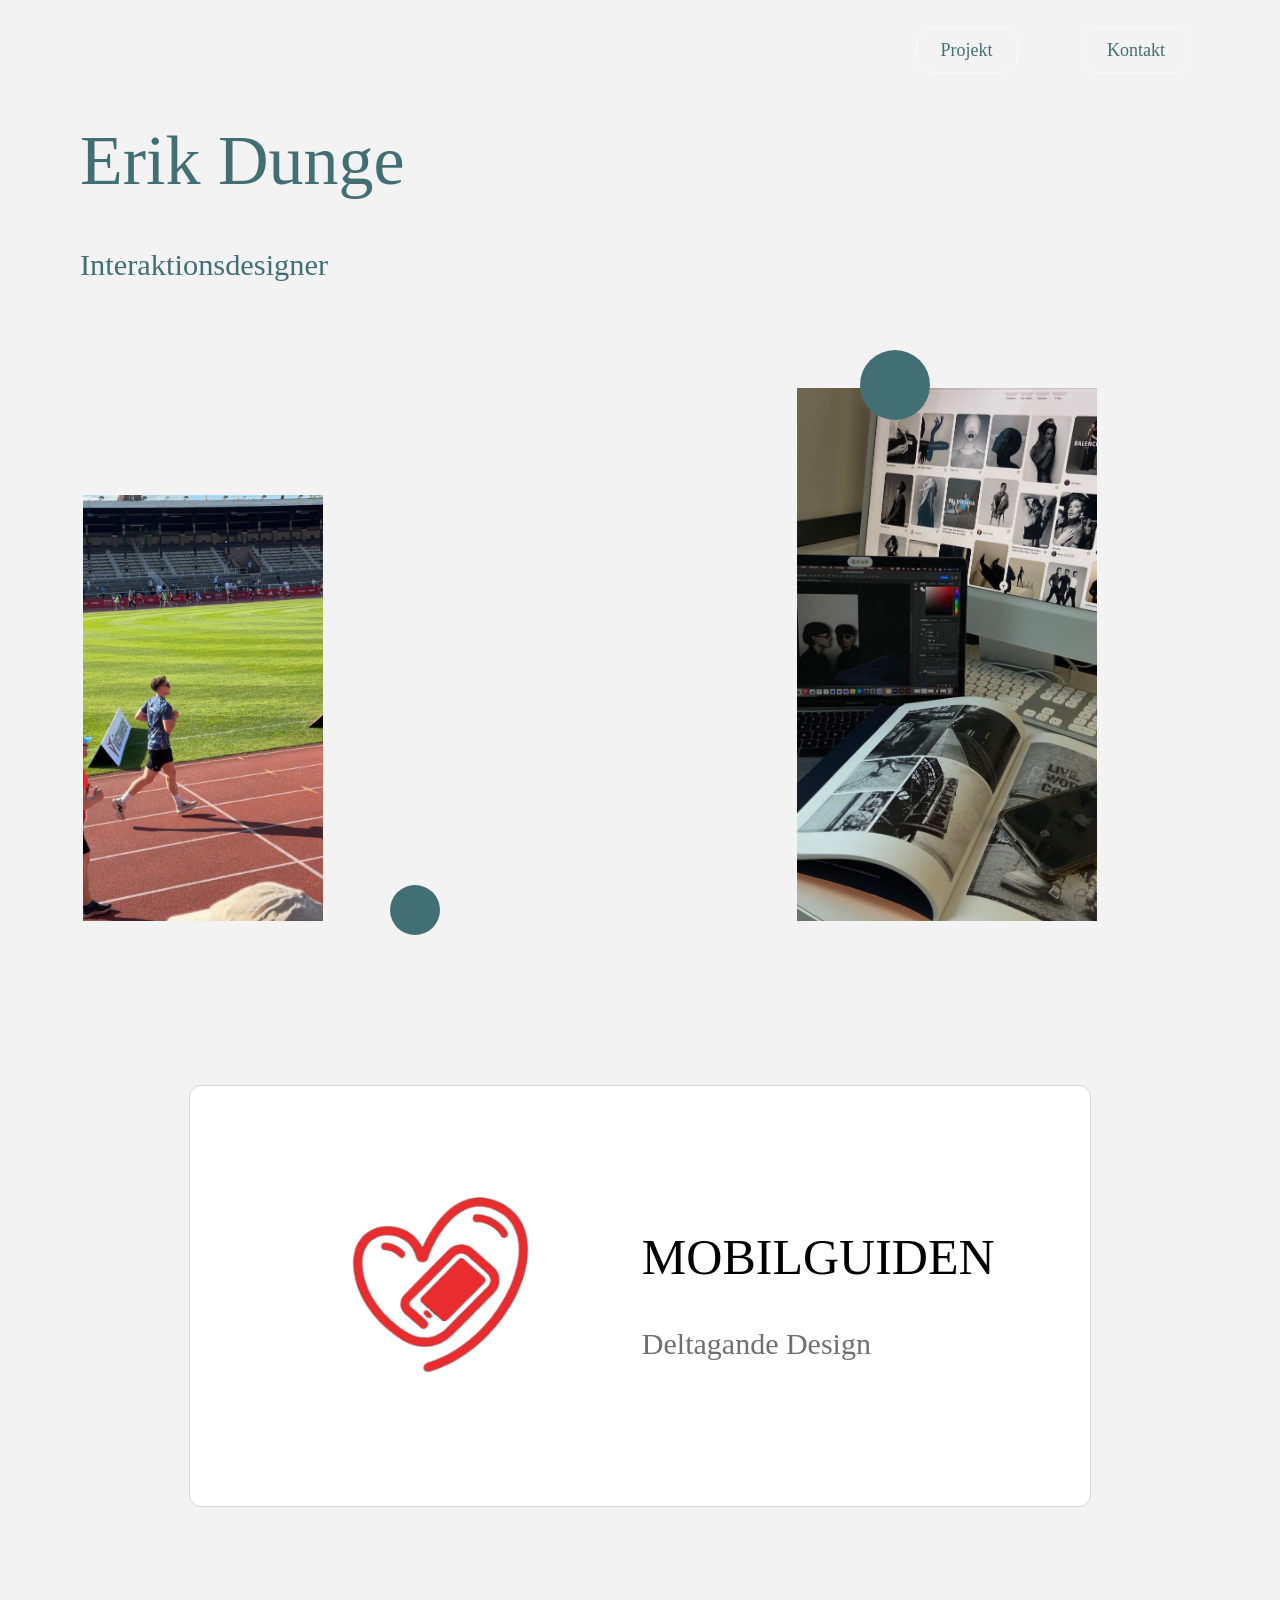
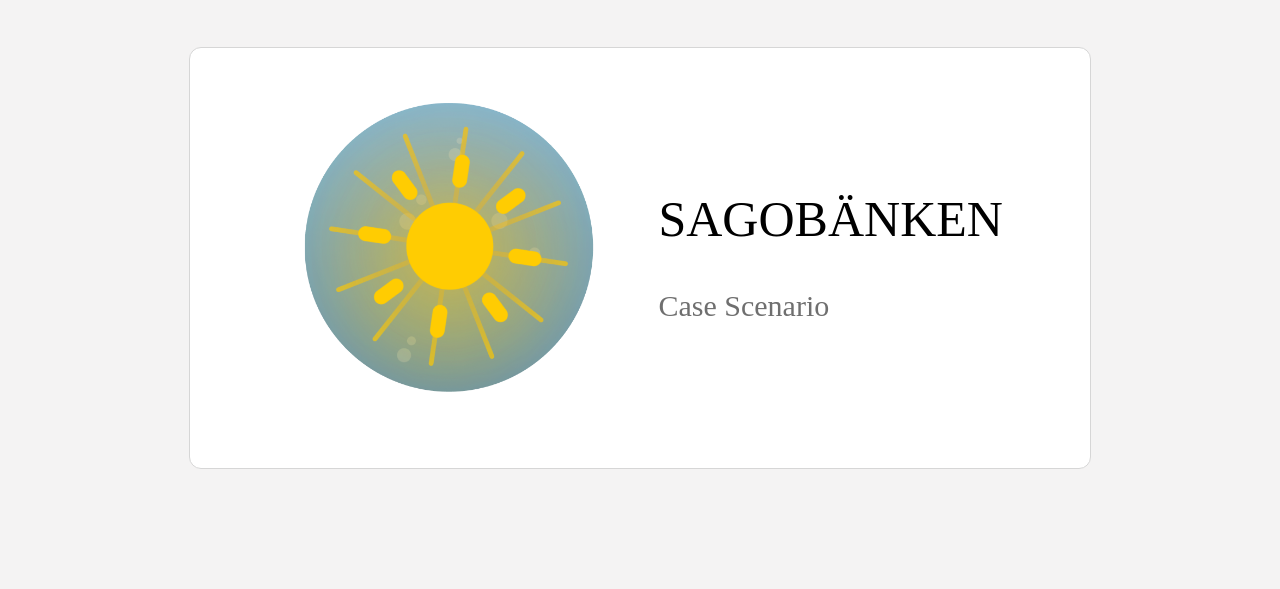
<file: index.html>
<!DOCTYPE html>
<html lang="sv">
<head>
    <meta charset="UTF-8">
    <meta name="viewport" content="width=device-width, initial-scale=1.0">
    <title>DungeDesign</title>
    <link rel="stylesheet" href="DungeDesign.css">
    <link href="https://fonts.googleapis.com/css2?family=Montserrat:wght@700&family=Open+Sans:wght@400&display=swap" rel="stylesheet">
</head>

<body>
    
    <header class="site-header"> 
        <div class="header-top">  
            <nav class="header-nav">
                <!-- Ändrat till #projekt för att scrolla ner på samma sida -->
                <a href="#projekt" class="header-btn">Projekt</a>
                <!-- <a href="#om-mig" class="header-btn">Om mig</a> -->
                <a href="kontakt.html" class="header-btn">Kontakt</a>
            </nav>
        </div>

        <div class="hero">
            <div class="hero-content">
                <h1 class="slide-fwd-center">Erik Dunge</h1>
                <h2 class="ingress">Interaktionsdesigner</h2>
                <img src="marathon.jpg" alt="Marathon bilden" class="marathonBilden">
                <img src="graphicdesign.jpeg" alt="Design bilden" class="designBilden">
                <div class="cirkel"></div>
                <div class="cirkel1"></div>
            </div>
        </div>
    </header>

    <main>
        <!-- Lagt till id="projekt" och scroll-marginal för snygg scroll -->
        <section id="projekt" class="projects">
            <article class="project">
                <a href="mobilguiden.html">
                    <img src="mobilguiden.png" alt="MobilGuiden app" class="project-img">
                    <div class="project-text">
                        <h2>MOBILGUIDEN</h2>
                        <p>Deltagande Design</p>
                    </div>
                </a>
            </article>
          
            <article class="project">
                <a href="sagobanken.html">
                    <img src="sagobankenstart.png" alt="SagoBänken app" class="project-img">
                    <div class="project-text">
                        <h2>SAGOBÄNKEN</h2>
                        <p>Case Scenario</p>
                    </div>
                </a>
            </article>

            <!-- <article class="project">
                <a href="#">
                    <img src="balticseawatch.png" alt="Baltic Sea app" class="project-img">
                    <div class="project-text">
                        <h2>SEAWATCH</h2>
                        <p>Design Hackathon</p>
                    </div>
                </a>
            </article> -->
        </section>
    </main>

</body>
</html>
</file>
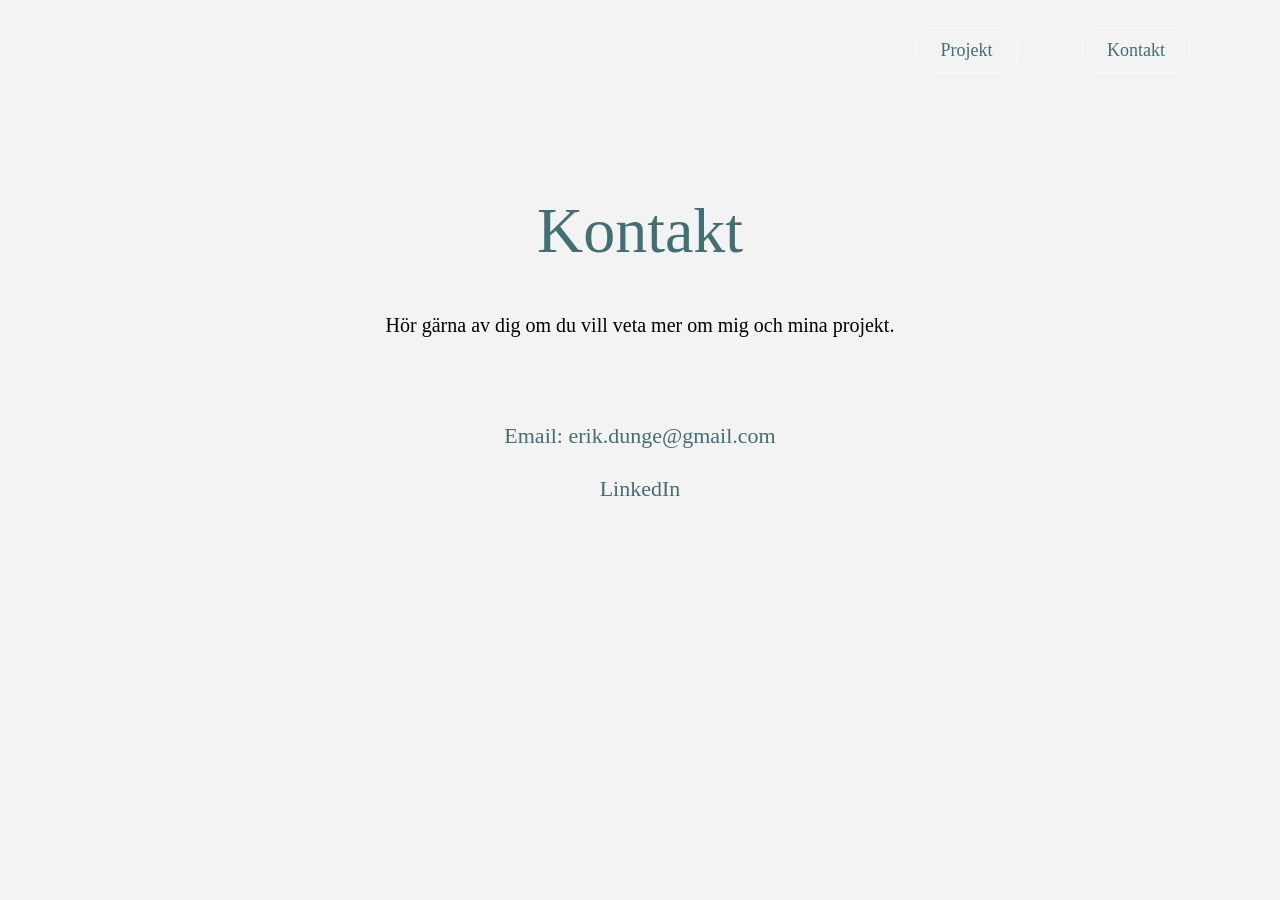
<file: kontakt.html>
<!DOCTYPE html>
<html lang="sv">

<head>
    <meta charset="UTF-8">
    <meta name="viewport" content="width=device-width, initial-scale=1.0">

    <title>Kontakt</title>

    <link rel="stylesheet" href="DungeDesign.css">
</head>

<body class="kontakt-page">

    <header class="site-header"> 
        <div class="header-top">  
            <nav class="header-nav">
                <a href="index.html" class="header-btn">Projekt</a>
                <!-- <a href="index.html#om-mig" class="header-btn">Om mig</a> -->
                <a href="kontakt.html" class="header-btn">Kontakt</a>
            </nav>
        </div>
    </div>
    </header>

    <section class="contact-section">

        <h1>Kontakt</h1>

        <p>
            Hör gärna av dig om du vill veta mer om mig och mina projekt.
        </p>

        <div class="contact-info">

            <p><a href="mailto:erik.dunge@gmail.com" class="contact-link">Email: erik.dunge@gmail.com</a></p>
            <p><a href="https://www.linkedin.com/in/erik-dunge-232bba29b/" class="contact-link" target="_blank" rel="noopener">LinkedIn</a></p>

        </div>

    </section>

</body>

</html>
</file>
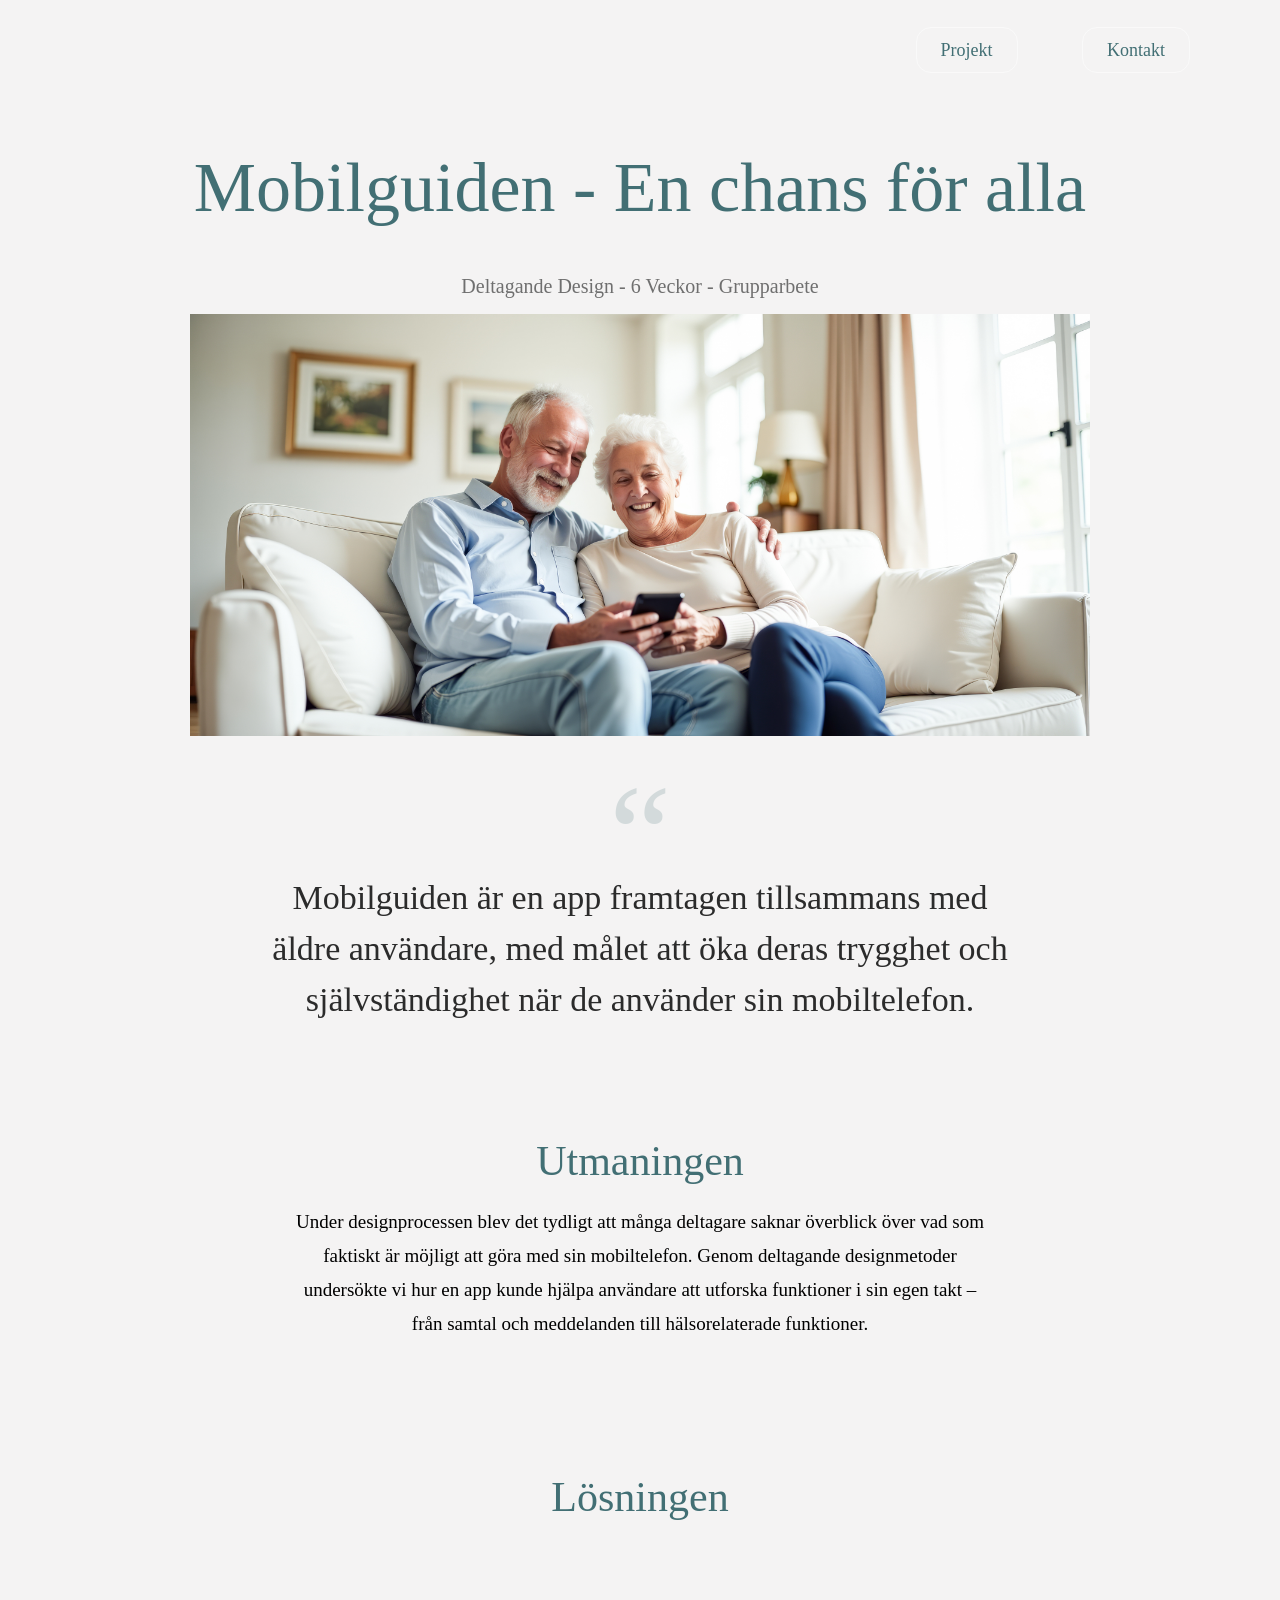
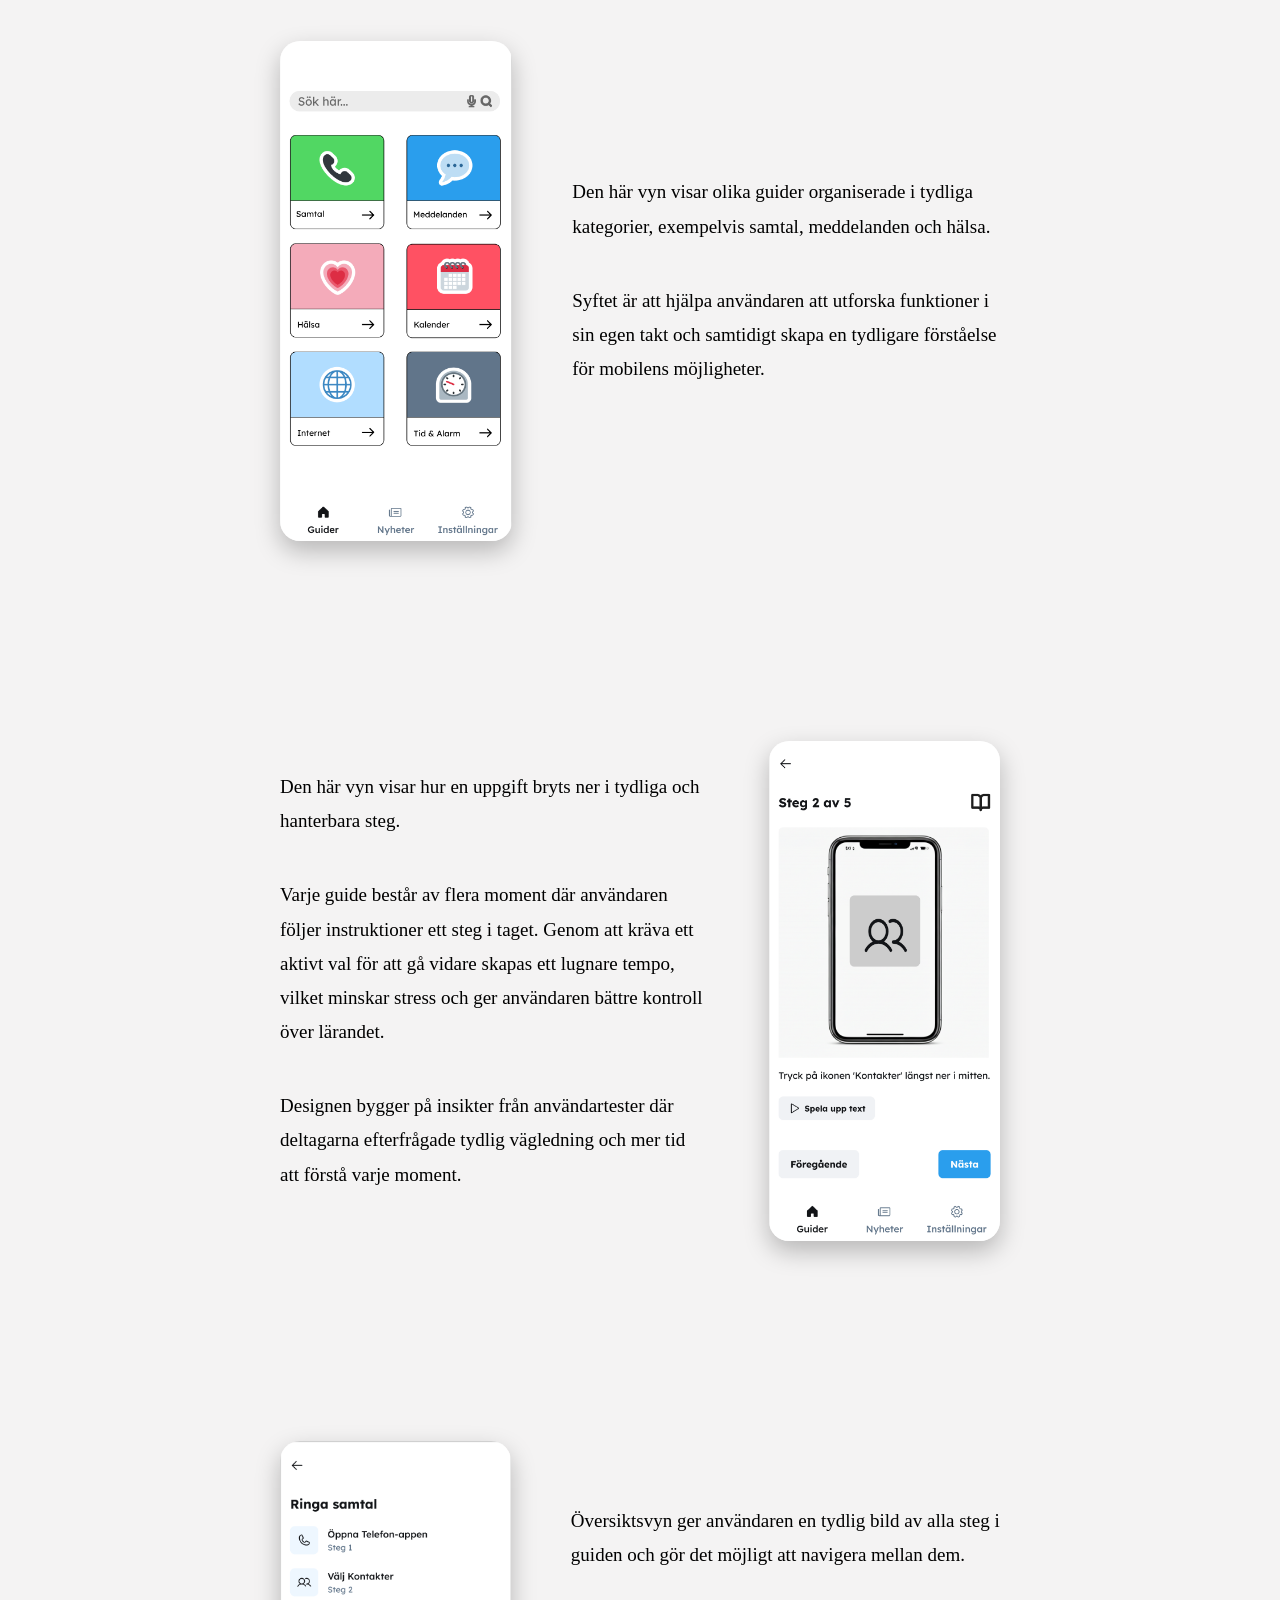
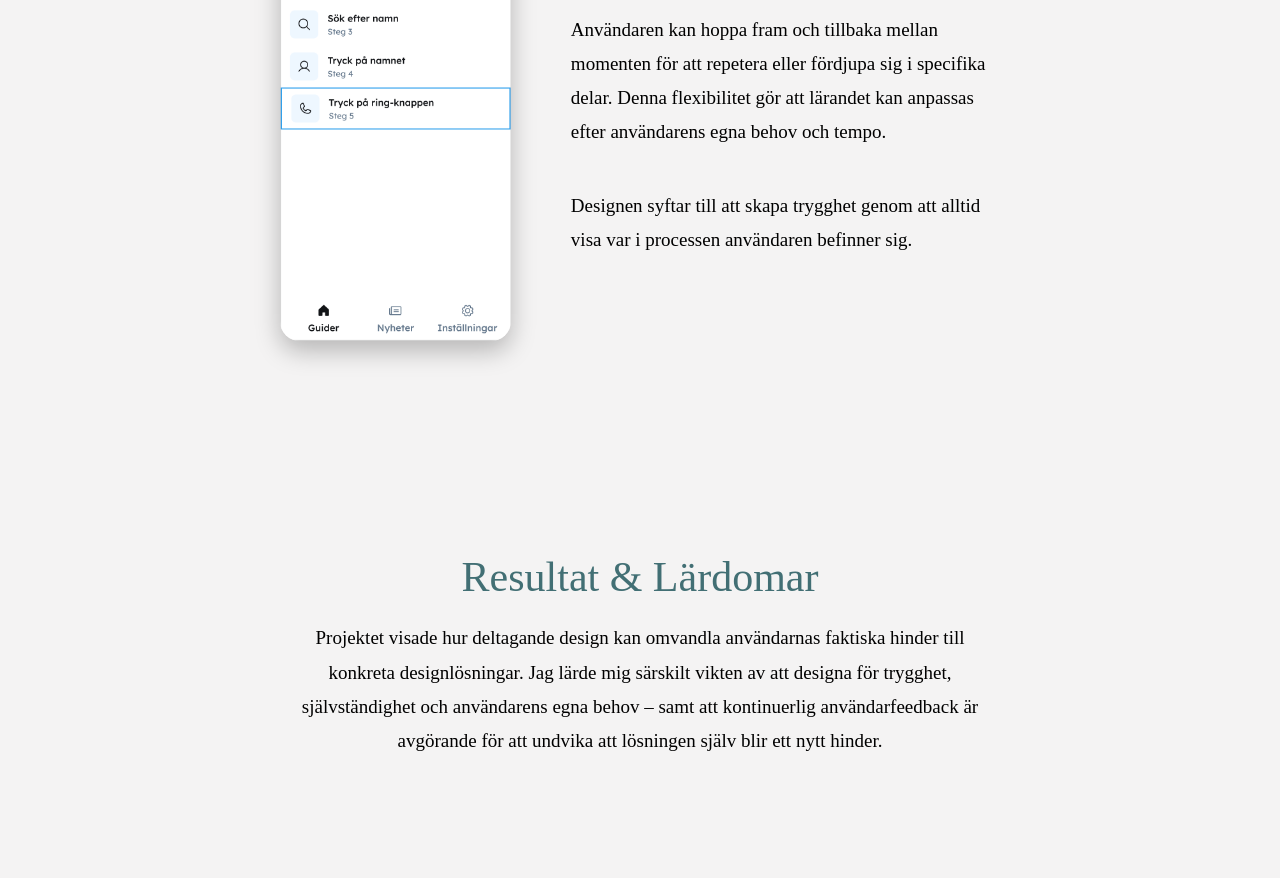
<file: mobilguiden.html>
<!DOCTYPE html>
<head>
    <meta charset="UTF-8">
  <title>Sida 2</title>
  <link rel="stylesheet" href="DungeDesign.css">
  <style>
    body {
      background-color: #f4f3f3;
    }
  </style>
</head>
<body>
    <header class="site-header"> 
        <div class="header-top">  
            <nav class="header-nav">
                <a href="index.html" class="header-btn">Projekt</a>
                <!-- <a href="index.html#om-mig" class="header-btn">Om mig</a> -->
                <a href="kontakt.html" class="header-btn">Kontakt</a>
            </nav>
        </div>
    </header>
 
  <h1 class="rubrikMobilguiden">Mobilguiden - En chans för alla</h1>
  <h2 class="underrubrikMobilguiden">Deltagande Design - 6 Veckor - Grupparbete</h2>
  <img src="mobilguiden_bild.jpeg" alt="Mobilguiden pensionär bild" class="pensionarBilden">
 
  <!-- INTRO -->
  <section class="case-sektion case-intro">
    <p class="intro-quote">
      Mobilguiden är en app framtagen tillsammans med äldre användare, med målet att
      öka deras trygghet och självständighet när de använder sin mobiltelefon.
    </p>
  </section>
 
  <!-- UTMANINGEN -->
  <section class="case-sektion">
    <h3 class="sektion-rubrik">Utmaningen</h3>
    <div class="case-text">
      <p>
        Under designprocessen blev det tydligt att många deltagare saknar överblick
        över vad som faktiskt är möjligt att göra med sin mobiltelefon. Genom
        deltagande designmetoder undersökte vi hur en app kunde hjälpa användare att
        utforska funktioner i sin egen takt – från samtal och meddelanden till
        hälsorelaterade funktioner.
      </p>
    </div>
  </section>
 
  <!-- LÖSNINGEN -->
  <section class="case-sektion">
    <h3 class="sektion-rubrik">Lösningen</h3>
 
    <div class="MG-projektinfo1">
        <img src="mobilguidenbild1.png" alt="Mobilguiden vy 1" class="vy1mbGuiden">
        <div class="MGvy1text">
            <p>
                Den här vyn visar olika guider organiserade i tydliga kategorier,
                exempelvis samtal, meddelanden och hälsa.
            </p>
            <p>
                Syftet är att hjälpa användaren att utforska funktioner i sin egen takt
                och samtidigt skapa en tydligare förståelse för mobilens möjligheter.
            </p>
        </div>
    </div>
 
    <div class="MG-projektinfo1">
        <div class="MGvy1text">
            <p>
                Den här vyn visar hur en uppgift bryts ner i tydliga och hanterbara steg.
            </p>
            <p>
                Varje guide består av flera moment där användaren följer instruktioner
                ett steg i taget. Genom att kräva ett aktivt val för att gå vidare skapas
                ett lugnare tempo, vilket minskar stress och ger användaren bättre
                kontroll över lärandet.
            </p>
            <p>
                Designen bygger på insikter från användartester där deltagarna
                efterfrågade tydlig vägledning och mer tid att förstå varje moment.
            </p>
        </div>
        <img src="MGvy2.png" alt="MobilGuiden vy 2" class="vy1mbGuiden">
    </div>
 
    <div class="MG-projektinfo1">
        <img src="MGvy3.png" alt="Mobilguiden vy 3" class="vy1mbGuiden">
        <div class="MGvy1text">
            <p>
                Översiktsvyn ger användaren en tydlig bild av alla steg i guiden och gör
                det möjligt att navigera mellan dem.
            </p>
            <p>
                Användaren kan hoppa fram och tillbaka mellan momenten för att repetera
                eller fördjupa sig i specifika delar. Denna flexibilitet gör att lärandet
                kan anpassas efter användarens egna behov och tempo.
            </p>
            <p>
                Designen syftar till att skapa trygghet genom att alltid visa var i
                processen användaren befinner sig.
            </p>
        </div>
    </div>
  </section>
 
  <!-- RESULTAT & LÄRDOMAR -->
  <section class="case-sektion">
    <h3 class="sektion-rubrik">Resultat &amp; Lärdomar</h3>
    <div class="case-text">
      <p>
        Projektet visade hur deltagande design kan omvandla användarnas faktiska hinder till konkreta designlösningar. Jag lärde mig särskilt vikten av att designa för trygghet, självständighet och användarens egna behov – samt att kontinuerlig användarfeedback är avgörande för att undvika att lösningen själv blir ett nytt hinder.
      </p>
    </div>
  </section>
 
 
</body>
</html>
</file>
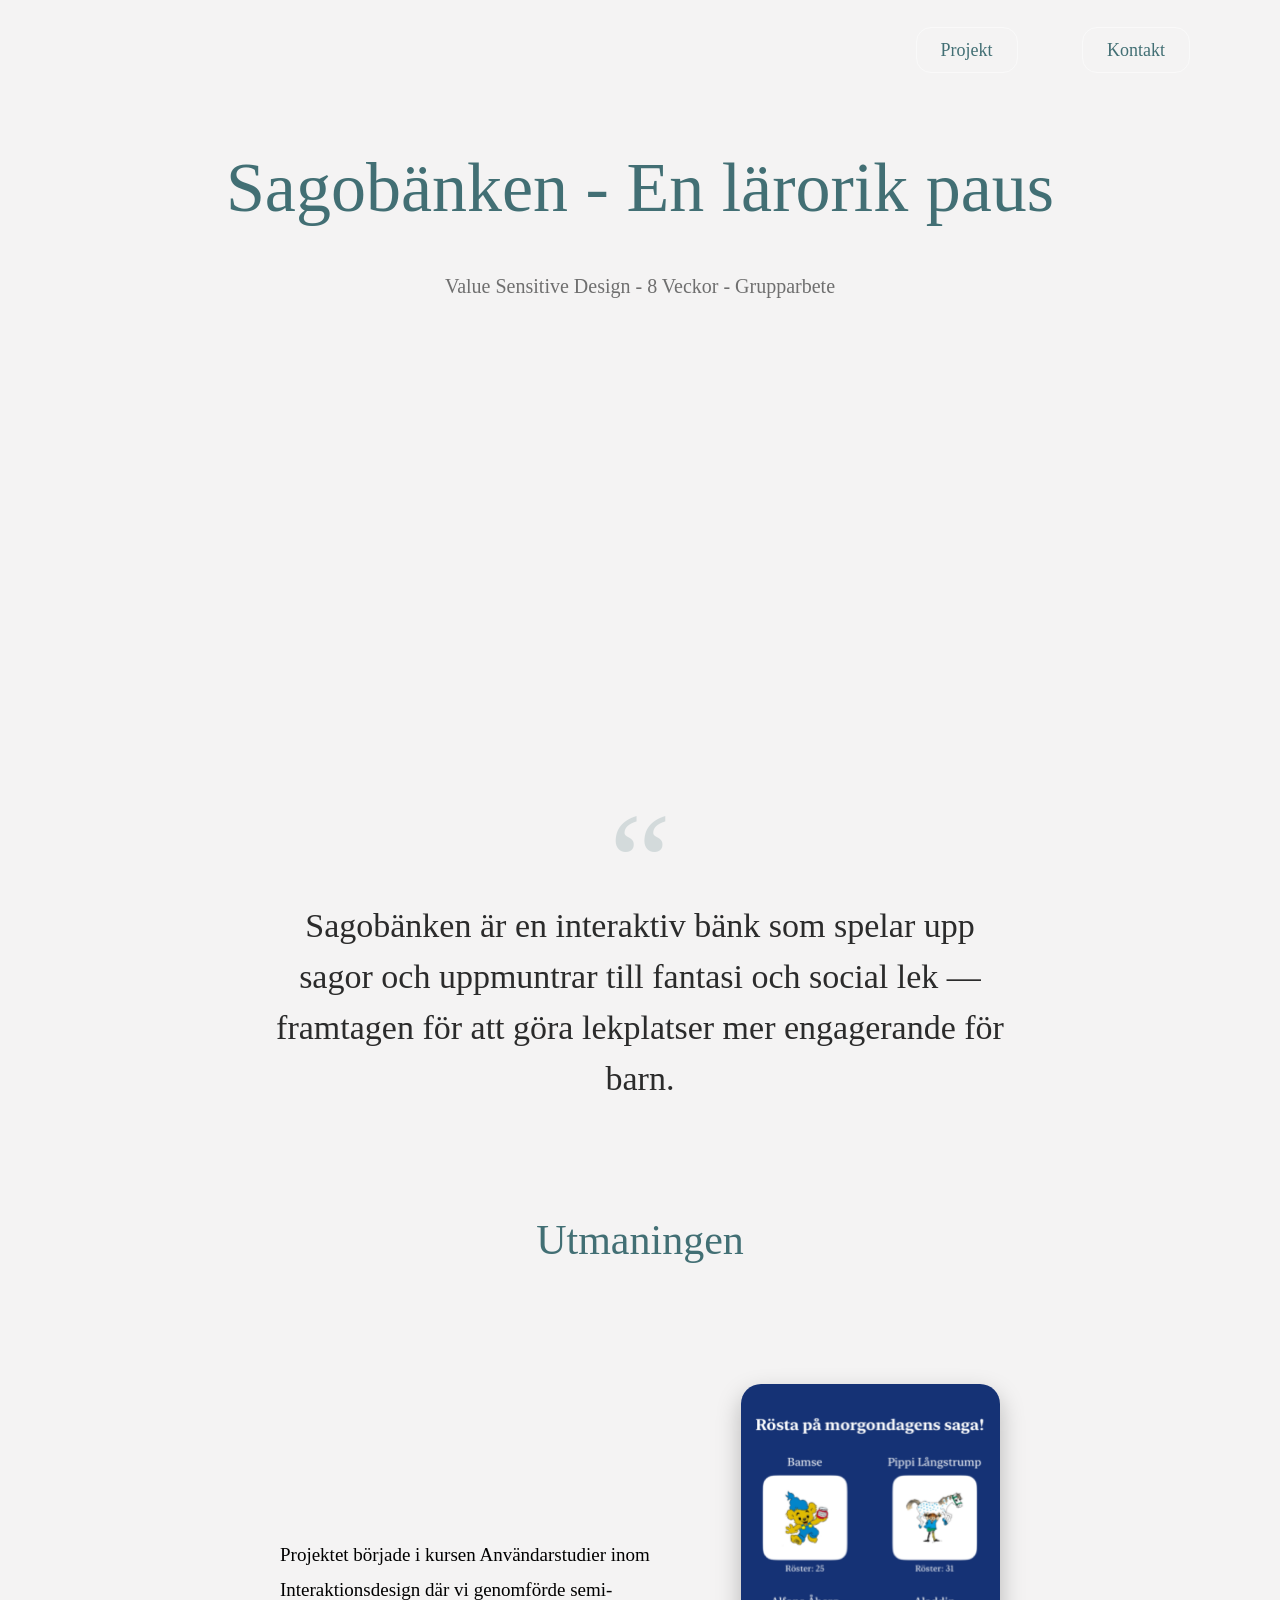
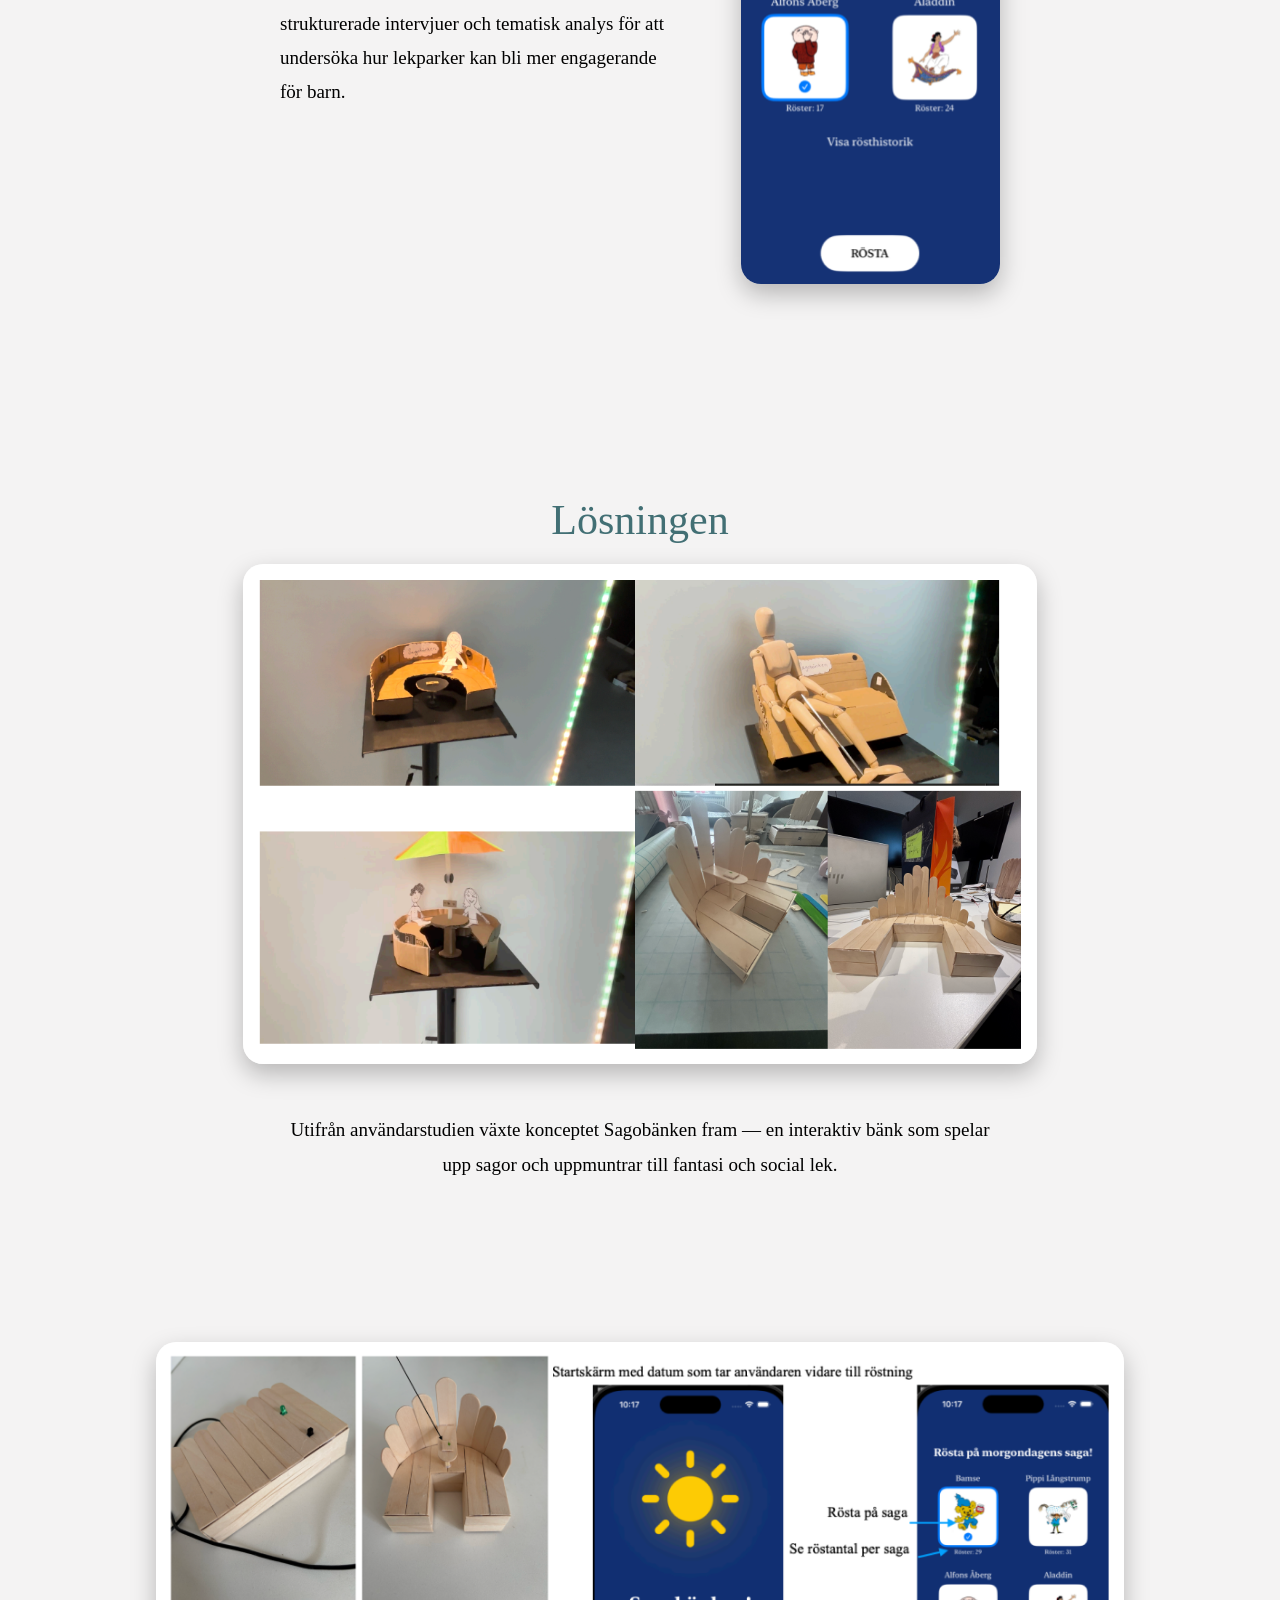
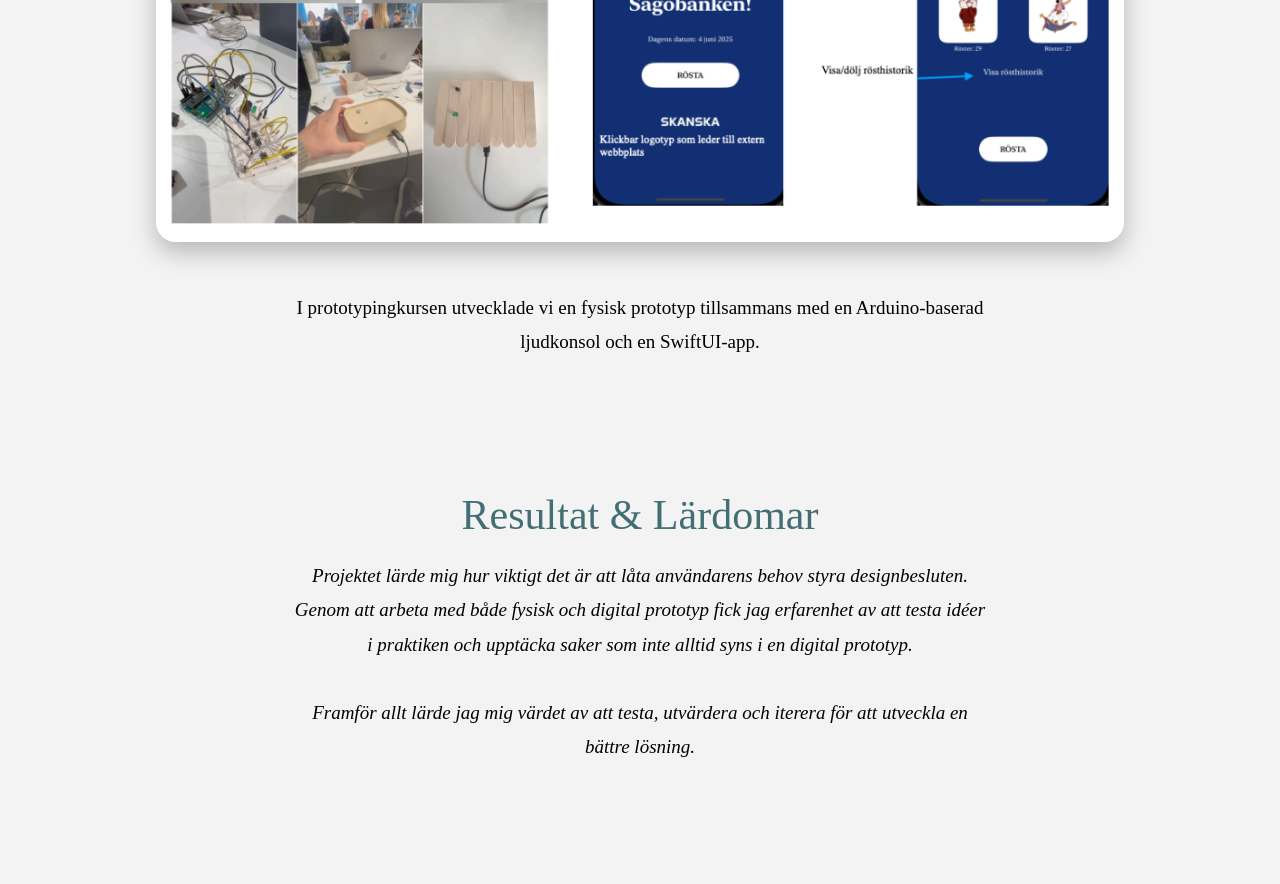
<file: sagobanken.html>
<!DOCTYPE html>
<head>
    <meta charset="UTF-8">
  <title>Sida 2</title>
  <link rel="stylesheet" href="DungeDesign.css">
  <style>
    body {
      background-color: #f4f3f3;
    }
  </style>
</head>
<body>
    <header class="site-header"> 
        <div class="header-top">  
            <nav class="header-nav">
                <a href="index.html" class="header-btn">Projekt</a>
                <!-- <a href="index.html#om-mig" class="header-btn">Om mig</a> -->
                <a href="kontakt.html" class="header-btn">Kontakt</a>
            </nav>
        </div>
    </header>

  <h1 class="rubrikMobilguiden">Sagobänken - En lärorik paus</h1>
  <h2 class="underrubrikSagobanken">Value Sensitive Design - 8 Veckor - Grupparbete</h2>

  <video autoplay muted loop playsinline class="pensionarBilden">
      <source src="sagobankenVideo.mp4" type="video/mp4">
  </video>

  <!-- INTRO -->
  <section class="case-sektion case-intro">
    <p class="intro-quote">
      Sagobänken är en interaktiv bänk som spelar upp sagor och uppmuntrar till
      fantasi och social lek — framtagen för att göra lekplatser mer engagerande
      för barn. 
    </p>
  </section>

  <!-- UTMANINGEN -->
  <section class="case-sektion">
    <h3 class="sektion-rubrik">Utmaningen</h3>

    <div class="MG-projektinfo1">
        <div class="MGvy1text">
            <p>
                Projektet började i kursen Användarstudier inom Interaktionsdesign där
                vi genomförde semi-strukturerade intervjuer och tematisk analys för att
                undersöka hur lekparker kan bli mer engagerande för barn.
            </p>
        </div>
        <img src="SBvy2.png" alt="Sagobänken vy 2" class="vy1mbGuiden">
    </div>
  </section>

  <!-- LÖSNINGEN -->
  <section class="case-sektion">
    <h3 class="sektion-rubrik">Lösningen</h3>

    <div class="case-stack">
        <img src="SBskisser.png" alt="SB skisser" class="vy1mbGuiden">
        <div class="case-text">
            <p>
                Utifrån användarstudien växte konceptet Sagobänken fram — en interaktiv
                bänk som spelar upp sagor och uppmuntrar till fantasi och social lek.
            </p>
        </div>
    </div>

    <div class="case-stack">
        <img src="SBarduino.png" alt="SB Arduino" class="vy1mbGuiden">
        <div class="case-text">
            <p>
                I prototypingkursen utvecklade vi en fysisk prototyp tillsammans med en
                Arduino-baserad ljudkonsol och en SwiftUI-app.
            </p>
        </div>
    </div>
  </section>

  <!-- RESULTAT & LÄRDOMAR -->
  <section class="case-sektion">
    <h3 class="sektion-rubrik">Resultat &amp; Lärdomar</h3>
    <div class="case-text">
      <p class="placeholder">
        Projektet lärde mig hur viktigt det är att låta användarens behov styra designbesluten. 
        Genom att arbeta med både fysisk och digital prototyp fick jag erfarenhet av att testa idéer i praktiken och upptäcka saker som inte alltid syns i en digital prototyp.<br> <br>
        Framför allt lärde jag mig värdet av att testa, utvärdera och iterera för att utveckla en bättre lösning.
      </p>
    </div>
  </section>

</body>
</html>
</file>
<file: DungeDesign.css>
html, body {
    margin: 0;
    padding: 0;
    
}

html {
    scroll-behavior: smooth;
}

#projekt {
    scroll-margin-top: 40px; /* Anpassa utrymmet ovanför när man klickar på Projekt */
}

.site-header {
    position: relative;
    background-color: #f4f3f3;  
    padding: 10px 0px 40px;
    text-align: center;
    perspective: 800px;
    width: 100%;
    
    
}

.header-top {
    display: flex;
    align-items: center;       /* centrerar vertikalt */
    justify-content: flex-start; /* logga till vänster, knappar till höger */
    padding-top: 30px; /* 👈 flyttar ner knapparna */
    padding-right: 90px; /* valfritt, lite luft från kanten */
}

.header-nav {
    margin-left: auto; /* pushar knapparna åt höger */
    font-family: 'DM Serif Display', serif;
    font-weight: 300; /* bold */
    font-size: 18px;  /* ändra här för större/mindre rubrik */
}
  
.header-nav a {
    margin-left: 60px;        /* mellanrum mellan knappar */
    text-decoration: none;
    color: #426f74;
    padding: 12px 24px;
    border-radius: 15px;
    border: 1px solid rgba(255, 255, 255, 0.477); /* 👈 NY */
    transition: background 0.2s ease, color 0.2s ease, border 0.2s ease;
}
  
.header-nav a:hover {
    background-color: #426f74;
    color: #f4f3f3;
    border-color: #426f74;
}

h1 {
    font-family: 'DM Serif Display', serif;
    font-weight: 70; /* bold */
    font-size: 70px;  /* ändra här för större/mindre rubrik */
    color: #426f74;
    text-align: center;
}

h2 {
    font-family: 'DM Serif Display', serif;
    font-weight: 300;
    font-size: 50px;  /* exempel på H2-storlek */
    color: #000000;
    text-align: center; 
}

.site-header h1 {
    margin-top: 1px;
    text-align: left;
    
}

.ingress {
    font-size: 1.9rem;
    max-width: 700px;
    text-align: left;
    color: #426f74;
}


p {
    font-family: 'DM Serif Display', serif;
    font-weight: 10;
    font-size: 30px;  /* exempel på H2-storlek */
    color: #6f6f6f;
}

.projects {
    display: flex;
    flex-direction: column;
    gap: 140px;
    padding: 120px;
    background-color: #f4f3f3;
    align-items: center;
}

.project {
    width: 900px;        /* samma bredd på alla */
    min-height: 420px;    /* samma minsta höjd på alla */
    border: 1px solid #d6d6d6;
    border-radius: 12px;
    transition: transform 0.25s ease, box-shadow 0.25s ease;
    background-color: #ffffff;
}

  .project a {
    display: flex;
    align-items: center;
    gap: 50px;
    padding: 50px 100px;
    flex-direction: row;
    text-decoration: none;
    color: inherit;
    text-align: left;
    height: 100%;
}

.project a p {
    text-align: left; /* centrera texten */    
}

.project:hover {
    transform: translateY(-6px);
    box-shadow: 0 12px 30px rgba(0,0,0,0.15);
    cursor: pointer;
}

.project a:focus {
    /* outline: 2px solid black; */
    outline-offset: 4px;
}

.project-img {
    width: 500px;       /* fyller kortets bredd */
    height: 300px;      /* behåller proportionerna */
    border-radius: 5px; /* rundade hörn om du vill */
    margin-bottom: 5px; /* luft mellan bild och text */
    display: block;    /* tar bort inline-gap */
    object-fit: contain; /* ser till att bilden fyller ytan snyggt */
    margin-right: 1px;  
}

.project-text {
    text-align: left;
    padding: 0;
    
}

.hero-content {
    max-width: 120000px;
    /* Vertikal placering i hero */
    margin-top: 60px;  /* flyttar H1 ned från toppen, justera som du vill */
    padding: 0 80px;   /* lite luft på sidorna */
    box-sizing: border-box;
}

.hero-content1 {
    max-width: 800px;
    /* Vertikal placering i hero */
    text-align: center;
    align-items: center;
    justify-content: center;
    display: flex;

}

.marathonBilden {
    width: 240px;
    height: auto;
    margin-right: 470px;
    margin-top: 40px;
}

.designBilden {
    width: 300px;
    height: auto;
    margin-right: 100px;
    margin-top: 80px;

}

.cirkel {
    width: 50px;
    height: 50px;
    background-color: #426f74;
    border-radius: 50%;
  
    position: absolute;
    top: 885px;
    left: 390px;
  }

  .cirkel1 {
    width: 70px;
    height: 70px;
    background-color: #426f74;
    border-radius: 50%;
  
    position: absolute;
    top: 350px;
    left: 860px;
  }

.pensionarBilden {
    width: 900px;
    height: auto;
    display: block;
    margin: 0 auto;

}

.rubrikMobilguiden {
    font-family: 'DM Serif Display', serif;
    font-weight: 70; /* bold */
    font-size: 70px;  /* ändra här för större/mindre rubrik */
    color: #426f74;
    text-align: center;
}

.rubrikSagobanken {
        font-family: 'DM Serif Display', serif;
        font-weight: 70; /* bold */
        font-size: 70px;  /* ändra här för större/mindre rubrik */
        color: #426f74;
        text-align: center;
}

.underrubrikMobilguiden {
    font-family: 'DM Serif Display', serif;
    font-weight: 300;
    font-size: 20px;  /* exempel på H2-storlek */
    color: #6f6f6f;
    text-align: center; 
}

.underrubrikSagobanken {
    font-family: 'DM Serif Display', serif;
    font-weight: 300;
    font-size: 20px;  /* exempel på H2-storlek */
    color: #6f6f6f;
    text-align: center; 
}

.vy1mbGuiden {
    height: 500px;
    width: auto;
    border-radius: 20px;
    box-shadow: 0 10px 25px rgba(0,0,0,0.25);
}

.case-stack {
    display: flex;
    flex-direction: column;
    align-items: center;
    gap: 30px;
    margin-bottom: 140px;
}

.case-stack:last-of-type {
    margin-bottom: 0;
}

.MG-projektinfo1 {
    display: flex;
    align-items: center;
    gap: 60px;
    justify-content: center;
    padding: 100px 10%;

}

.MGvy1text {
    max-width: 500px;
}

.MGvy1text p {
    font-family: 'DM Serif Display', serif;
    font-size: 19px;
    font-weight: 400;
    margin-bottom: 40px;
    line-height: 1.8;

    color: #000000;
}

.kontakt-page {
    background-color: #f4f3f3;
    font-family: Arial, sans-serif;
}

/* HELA SEKTIONEN */
.contact-section {

    display: flex;
    flex-direction: column;

    justify-content: center;
    align-items: center;

    text-align: center;

    padding: 40px;
}

/* RUBRIK */
.contact-section h1 {
    font-size: 64px;

    margin-bottom: 20px;
}

/* BESKRIVNING */
.contact-section p {
    font-size: 20px;

    color: #000000;

    line-height: 1.7;
}

/* KONTAKTINFO */
.contact-info {
    margin-top: 40px;
}

.contact-info p {
    margin: 15px 0;
}

.contact-link {
    font-family: 'DM Serif Display', serif;
    font-size: 22px;
    color: #426f74;
    text-decoration: none;
    border-bottom: 1px solid transparent;
    transition: border-color 0.2s ease;
}

.contact-link:hover {
    border-color: #426f74;
}

/* OM MIG */
#om-mig {
    scroll-margin-top: 40px;
}

.om-mig {
    max-width: 700px;
    margin: 0 auto;
    padding: 100px 40px 20px;
    background-color: #f4f3f3;
    text-align: left;
}

.om-mig-rubrik {
    font-family: 'DM Serif Display', serif;
    font-weight: 300;
    font-size: 46px;
    color: #426f74;
    text-align: left;
    margin-bottom: 20px;
}

.om-mig p {
    font-family: 'DM Serif Display', serif;
    font-size: 18px;
    font-weight: 400;
    line-height: 1.8;
    color: #000000;
    margin-bottom: 24px;
}

.case-intro {
    padding-top: 90px;
}

.intro-quote {
    font-family: 'DM Serif Display', serif;
    font-size: 34px;
    font-weight: 400;
    line-height: 1.5;
    color: #2b2b2b;
    text-align: center;
    max-width: 750px;
    margin: 0 auto;
    position: relative;
}

.intro-quote::before {
    content: "\201C";
    display: block;
    font-family: 'DM Serif Display', serif;
    font-size: 140px;
    color: #426f74;
    opacity: 0.18;
    line-height: 0.4;
    margin-bottom: 10px;
}

/* CASE STUDY-SEKTIONER (mobilguiden.html, sagobanken.html) */
.case-sektion {
    max-width: 900px;
    margin: 0 auto;
    padding: 70px 10% 0;
}

.case-sektion:last-of-type {
    padding-bottom: 100px;
}

.sektion-rubrik {
    font-family: 'DM Serif Display', serif;
    font-weight: 300;
    font-size: 42px;
    color: #426f74;
    text-align: center;
    margin-bottom: 20px;
}

.case-text {
    max-width: 700px;
    margin: 0 auto;
    text-align: center;
}

.case-text p {
    font-family: 'DM Serif Display', serif;
    font-size: 19px;
    font-weight: 400;
    line-height: 1.8;
    color: #000000;
    margin-bottom: 20px;
}

/* Platshållartext som markerar var Erik behöver fylla i eget innehåll */
.placeholder {
    color: #9a9a9a;
    font-style: italic;
}

.min-roll-box {
    max-width: 700px;
    margin: 0 auto;
    background-color: #ffffff;
    border: 1px solid #d6d6d6;
    border-radius: 12px;
    padding: 40px;
    text-align: center;
}

 @keyframes slide-fwd-center{
    0% {
        transform:translateY(30px);
        opacity: 0;
    }
    100% {
        transform:translateY(0);
        opacity: 1;
    }
}
</file>
